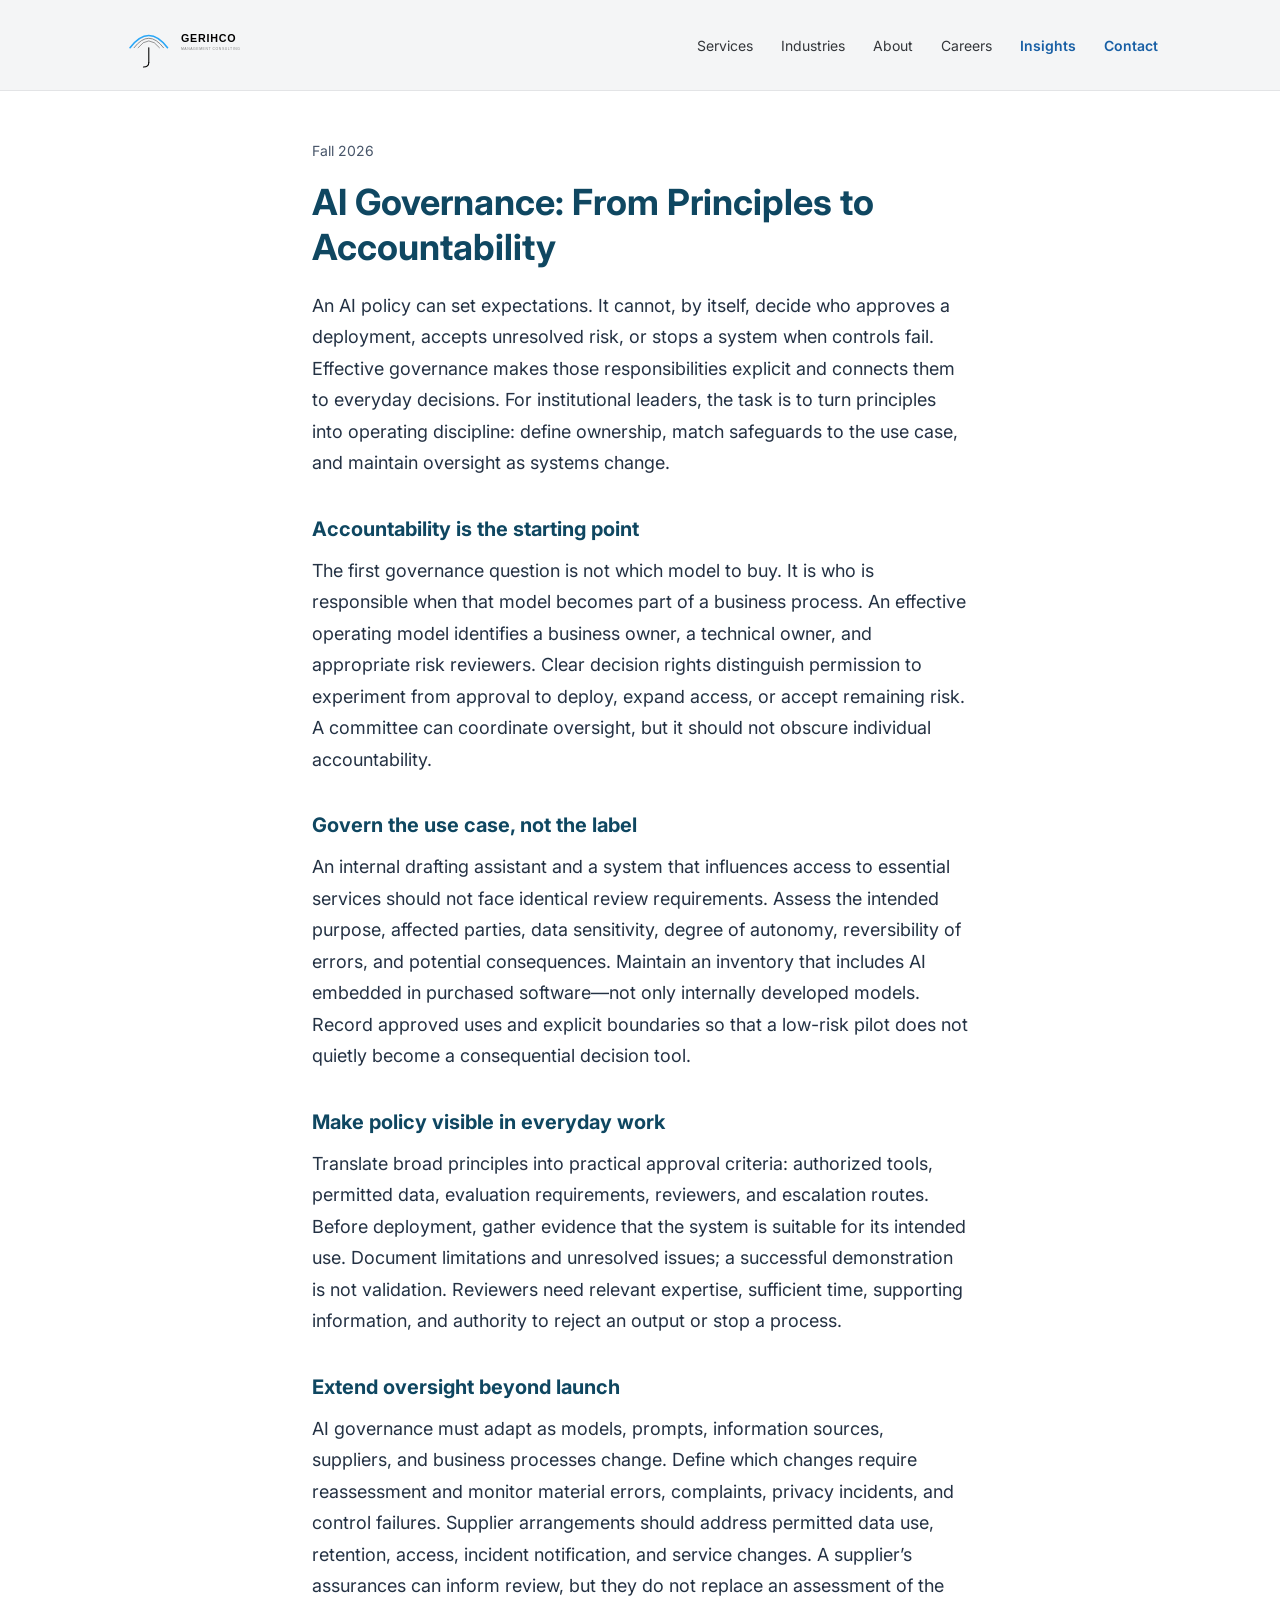
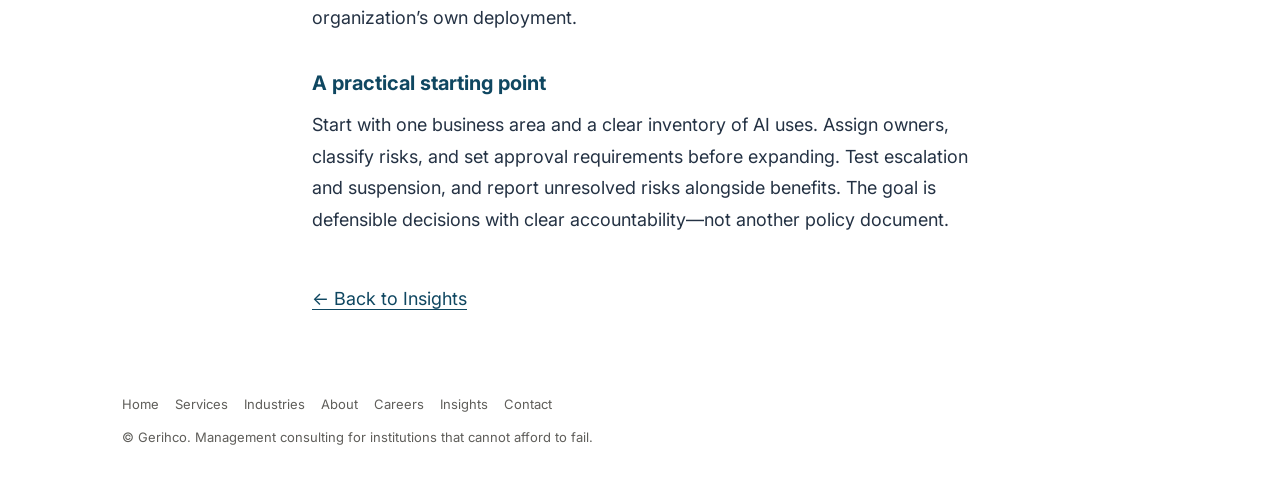
<file: ai-governance.html>
<!DOCTYPE html>
<html lang="en">
<head>
<meta charset="UTF-8">
<meta name="viewport" content="width=device-width, initial-scale=1.0">
<title>AI Governance: From Principles to Accountability | Gerihco Insights</title>
<meta name="description" content="An AI policy is only the beginning. Put it to work with clear decision rights, safeguards matched to each use case, and oversight that continues after launch.">
<link rel="canonical" href="https://gerihco.com/ai-governance.html">
<meta property="og:type" content="article">
<meta property="og:site_name" content="Gerihco">
<meta property="og:url" content="https://gerihco.com/ai-governance.html">
<meta property="og:title" content="AI Governance: From Principles to Accountability | Gerihco Insights">
<meta property="og:description" content="An AI policy is only the beginning. Put it to work with clear decision rights, safeguards matched to each use case, and oversight that continues after launch.">
<meta name="twitter:card" content="summary">
<meta name="twitter:title" content="AI Governance: From Principles to Accountability | Gerihco Insights">
<meta name="twitter:description" content="An AI policy is only the beginning. Put it to work with clear decision rights, safeguards matched to each use case, and oversight that continues after launch.">
<link rel="icon" type="image/svg+xml" href="data:image/svg+xml,%3Csvg%20xmlns%3D%22http%3A//www.w3.org/2000/svg%22%20viewBox%3D%2238.5%209%20203%20203%22%3E%3Cpath%20d%3D%22M70%2C120%20Q140%2C29%20210%2C120%22%20stroke%3D%22%232AA7F7%22%20stroke-width%3D%226%22%20fill%3D%22none%22%20stroke-linecap%3D%22round%22/%3E%3Cpath%20d%3D%22M85%2C120%20Q140%2C48.5%20195%2C120%22%20stroke%3D%22%23858585%22%20stroke-width%3D%223.5%22%20fill%3D%22none%22%20stroke-linecap%3D%22round%22/%3E%3Cpath%20d%3D%22M100%2C120%20Q140%2C68%20180%2C120%22%20stroke%3D%22%23000000%22%20stroke-width%3D%221.5%22%20fill%3D%22none%22%20stroke-linecap%3D%22round%22/%3E%3Cline%20x1%3D%22140%22%20y1%3D%22120%22%20x2%3D%22140%22%20y2%3D%22175%22%20stroke%3D%22%23000000%22%20stroke-width%3D%224%22%20stroke-linecap%3D%22round%22/%3E%3Cpath%20d%3D%22M140%2C175%20Q140%2C192%20120%2C192%22%20stroke%3D%22%23000000%22%20stroke-width%3D%224%22%20fill%3D%22none%22%20stroke-linecap%3D%22round%22/%3E%3C/svg%3E">
<link rel="preconnect" href="https://fonts.googleapis.com">
<link rel="preconnect" href="https://fonts.gstatic.com" crossorigin>
<link href="https://fonts.googleapis.com/css2?family=Inter:wght@400;500;600&display=swap" rel="stylesheet">
<link rel="stylesheet" href="styles.css">
<style>
.insight-article { background: #fff; color: #243244; padding: 3rem 0; }
.insight-article > .wrap { box-sizing: border-box; width: 100%; max-width: 72ch; margin-inline: auto; padding-inline: clamp(1.25rem, 4vw, 2rem); }
.insight-article article { background: transparent; border: 0; border-radius: 0; box-shadow: none; padding: 0; margin: 0; font-size: 1.125rem; line-height: 1.75; overflow-wrap: break-word; }
.insight-article h1 { color: #0f4761; font-size: clamp(1.75rem, 4vw, 2.25rem); line-height: 1.25; margin: 0 0 1.25rem; }
.insight-article h2 { color: #0f4761; font-size: 1.25rem; line-height: 1.4; margin: 2.25rem 0 0.75rem; }
.insight-article p { color: #243244; font-size: 1.125rem; line-height: 1.75; margin: 0 0 1.25rem; }
.insight-article .insight-date { color: #475569; font-size: 0.875rem; margin-bottom: 1rem; }
.article-back { display: inline-block; margin-top: 1.5rem; padding: 0.25rem 0; color: #0f4761; text-decoration: underline; text-underline-offset: 0.2em; }
.article-back:hover { color: #243244; }
.article-back:focus-visible { outline: 2px solid #0f4761; outline-offset: 4px; }
</style>
</head>
<body>
<a class="skip-link" href="#main">Skip to main content</a>
<header class="nav">
  <div class="nav-inner">
    <a class="logo-link" href="index.html" aria-label="Gerihco — home"><svg viewBox="40 9 560 203" width="150" xmlns="http://www.w3.org/2000/svg" aria-hidden="true" focusable="false"><path d="M70,120 Q140,29 210,120" stroke="#2AA7F7" stroke-width="6" fill="none" stroke-linecap="round"/><path d="M85,120 Q140,48.5 195,120" stroke="#858585" stroke-width="3.5" fill="none" stroke-linecap="round"/><path d="M100,120 Q140,68 180,120" stroke="#000000" stroke-width="1.5" fill="none" stroke-linecap="round"/><line x1="140" y1="120" x2="140" y2="175" stroke="#000000" stroke-width="4" stroke-linecap="round"/><path d="M140,175 Q140,192 120,192" stroke="#000000" stroke-width="4" fill="none" stroke-linecap="round"/><text x="260" y="100" font-family="Helvetica, Arial, sans-serif" font-size="40" font-weight="700" letter-spacing="3" fill="#000000">GERIHCO</text><text x="260" y="128" font-family="Helvetica, Arial, sans-serif" font-size="13" letter-spacing="2" fill="#858585">MANAGEMENT CONSULTING</text></svg></a>
    <input type="checkbox" id="nav-toggle" class="nav-toggle-input">
    <label for="nav-toggle" class="nav-toggle-label" aria-label="Toggle navigation menu"><span></span><span></span><span></span></label>
    <nav class="nav-links" aria-label="Primary">
      <a href="services.html">Services</a>
      <a href="industries.html">Industries</a>
      <a href="about.html">About</a>
      <a href="careers.html">Careers</a>
      <a href="insights.html" aria-current="page">Insights</a>
      <a href="contact.html" class="nav-cta">Contact</a>
    </nav>
  </div>
</header>
<main id="main">
<section class="insight-article">
  <div class="wrap">
    <article>
      <div class="insight-date">Fall 2026</div>
      <h1>AI Governance: From Principles to Accountability</h1>
<p>An AI policy can set expectations. It cannot, by itself, decide who approves a deployment, accepts unresolved risk, or stops a system when controls fail. Effective governance makes those responsibilities explicit and connects them to everyday decisions. For institutional leaders, the task is to turn principles into operating discipline: define ownership, match safeguards to the use case, and maintain oversight as systems change.</p>
        <h2>Accountability is the starting point</h2>
        <p>The first governance question is not which model to buy. It is who is responsible when that model becomes part of a business process. An effective operating model identifies a business owner, a technical owner, and appropriate risk reviewers. Clear decision rights distinguish permission to experiment from approval to deploy, expand access, or accept remaining risk. A committee can coordinate oversight, but it should not obscure individual accountability.</p>
        <h2>Govern the use case, not the label</h2>
        <p>An internal drafting assistant and a system that influences access to essential services should not face identical review requirements. Assess the intended purpose, affected parties, data sensitivity, degree of autonomy, reversibility of errors, and potential consequences. Maintain an inventory that includes AI embedded in purchased software—not only internally developed models. Record approved uses and explicit boundaries so that a low-risk pilot does not quietly become a consequential decision tool.</p>
        <h2>Make policy visible in everyday work</h2>
        <p>Translate broad principles into practical approval criteria: authorized tools, permitted data, evaluation requirements, reviewers, and escalation routes. Before deployment, gather evidence that the system is suitable for its intended use. Document limitations and unresolved issues; a successful demonstration is not validation. Reviewers need relevant expertise, sufficient time, supporting information, and authority to reject an output or stop a process.</p>
        <h2>Extend oversight beyond launch</h2>
        <p>AI governance must adapt as models, prompts, information sources, suppliers, and business processes change. Define which changes require reassessment and monitor material errors, complaints, privacy incidents, and control failures. Supplier arrangements should address permitted data use, retention, access, incident notification, and service changes. A supplier’s assurances can inform review, but they do not replace an assessment of the organization’s own deployment.</p>
        <h2>A practical starting point</h2>
        <p>Start with one business area and a clear inventory of AI uses. Assign owners, classify risks, and set approval requirements before expanding. Test escalation and suspension, and report unresolved risks alongside benefits. The goal is defensible decisions with clear accountability—not another policy document.</p>
      <a class="article-back" href="insights.html">← Back to Insights</a>
    </article>
  </div>
</section>
</main>
<footer>
  <div class="wrap">
    <nav aria-label="Footer" class="footer-links">
      <a href="index.html">Home</a>
      <a href="services.html">Services</a>
      <a href="industries.html">Industries</a>
      <a href="about.html">About</a>
      <a href="careers.html">Careers</a>
      <a href="insights.html">Insights</a>
      <a href="contact.html">Contact</a>
    </nav>
    <p>© Gerihco. Management consulting for institutions that cannot afford to fail.</p>
  </div>
</footer>
</body>
</html>
</file>
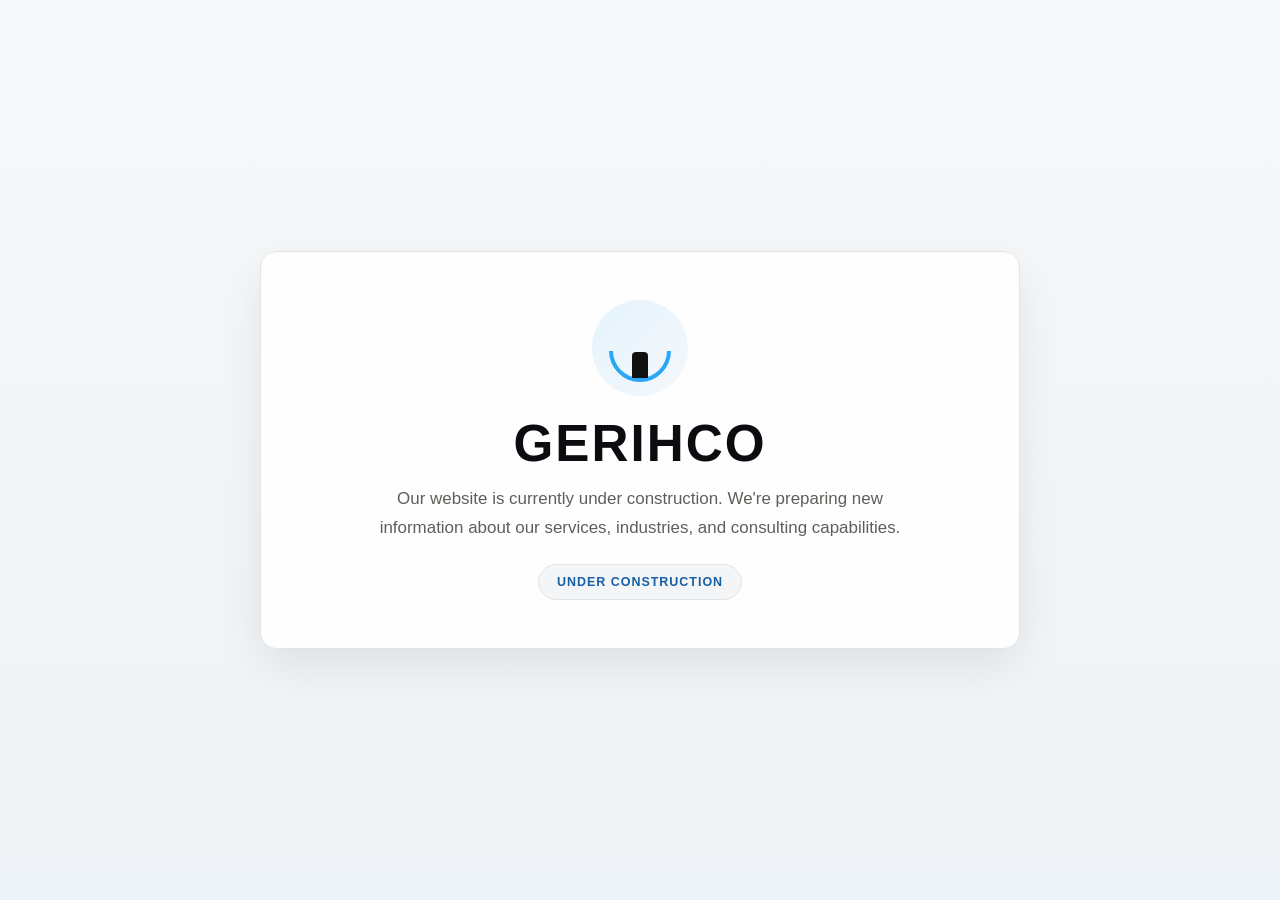
<file: coming-soon.html>
<!DOCTYPE html>
<html lang="en">
<head>
  <meta charset="UTF-8" />
  <meta name="viewport" content="width=device-width, initial-scale=1.0" />
  <title>Gerihco | Under Construction</title>
  <meta name="description" content="Gerihco website is currently under construction." />
  <style>
    :root {
      --ink: #0a0c0f;
      --paper: #ffffff;
      --paper-muted: #f4f5f6;
      --blue: #2aa7f7;
      --blue-deep: #185fa5;
      --gray-text: #5f5e5a;
      --border: #e3e4e6;
    }

    * { box-sizing: border-box; }
    html, body { margin: 0; padding: 0; }
    body {
      font-family: Arial, Helvetica, sans-serif;
      background: linear-gradient(180deg, #f7f8f9 0%, #eef3f7 100%);
      color: var(--ink);
      min-height: 100vh;
      display: flex;
      align-items: center;
      justify-content: center;
    }
    .card {
      width: min(760px, calc(100% - 32px));
      background: rgba(255,255,255,0.92);
      border: 1px solid var(--border);
      border-radius: 16px;
      box-shadow: 0 18px 45px rgba(10, 12, 15, 0.08);
      padding: 48px 32px;
      text-align: center;
    }
    .brand-mark {
      width: 96px;
      height: 96px;
      margin: 0 auto 18px;
      display: block;
      border-radius: 50%;
      background: linear-gradient(135deg, rgba(42,167,247,0.12), rgba(24,95,165,0.04));
      position: relative;
    }
    .brand-mark::before,
    .brand-mark::after {
      content: "";
      position: absolute;
      left: 50%;
      transform: translateX(-50%);
      border-radius: 999px;
    }
    .brand-mark::before {
      width: 54px;
      height: 54px;
      top: 20px;
      border: 4px solid var(--blue);
      border-top-color: transparent;
      border-right-color: transparent;
      border-radius: 50%;
      transform: translateX(-50%) rotate(-45deg);
    }
    .brand-mark::after {
      width: 16px;
      height: 18px;
      bottom: 18px;
      background: #111;
      border-radius: 4px 4px 0 0;
      box-shadow: 0 -8px 0 0 #111;
    }
    h1 {
      font-size: clamp(2rem, 4vw, 3.2rem);
      margin: 0 0 12px;
      letter-spacing: 0.04em;
      text-transform: uppercase;
    }
    p {
      font-size: 1.06rem;
      color: var(--gray-text);
      line-height: 1.7;
      margin: 0 auto;
      max-width: 560px;
    }
    .status {
      display: inline-block;
      margin-top: 22px;
      padding: 10px 18px;
      border-radius: 999px;
      background: var(--paper-muted);
      border: 1px solid var(--border);
      color: var(--blue-deep);
      font-weight: 700;
      letter-spacing: 0.08em;
      text-transform: uppercase;
      font-size: 0.78rem;
    }
  </style>
</head>
<body>
  <main class="card">
    <div class="brand-mark" aria-hidden="true"></div>
    <h1>Gerihco</h1>
    <p>
      Our website is currently under construction. We're preparing new information
      about our services, industries, and consulting capabilities.
    </p>
    <div class="status">Under Construction</div>
  </main>
</body>
</html>
</file>
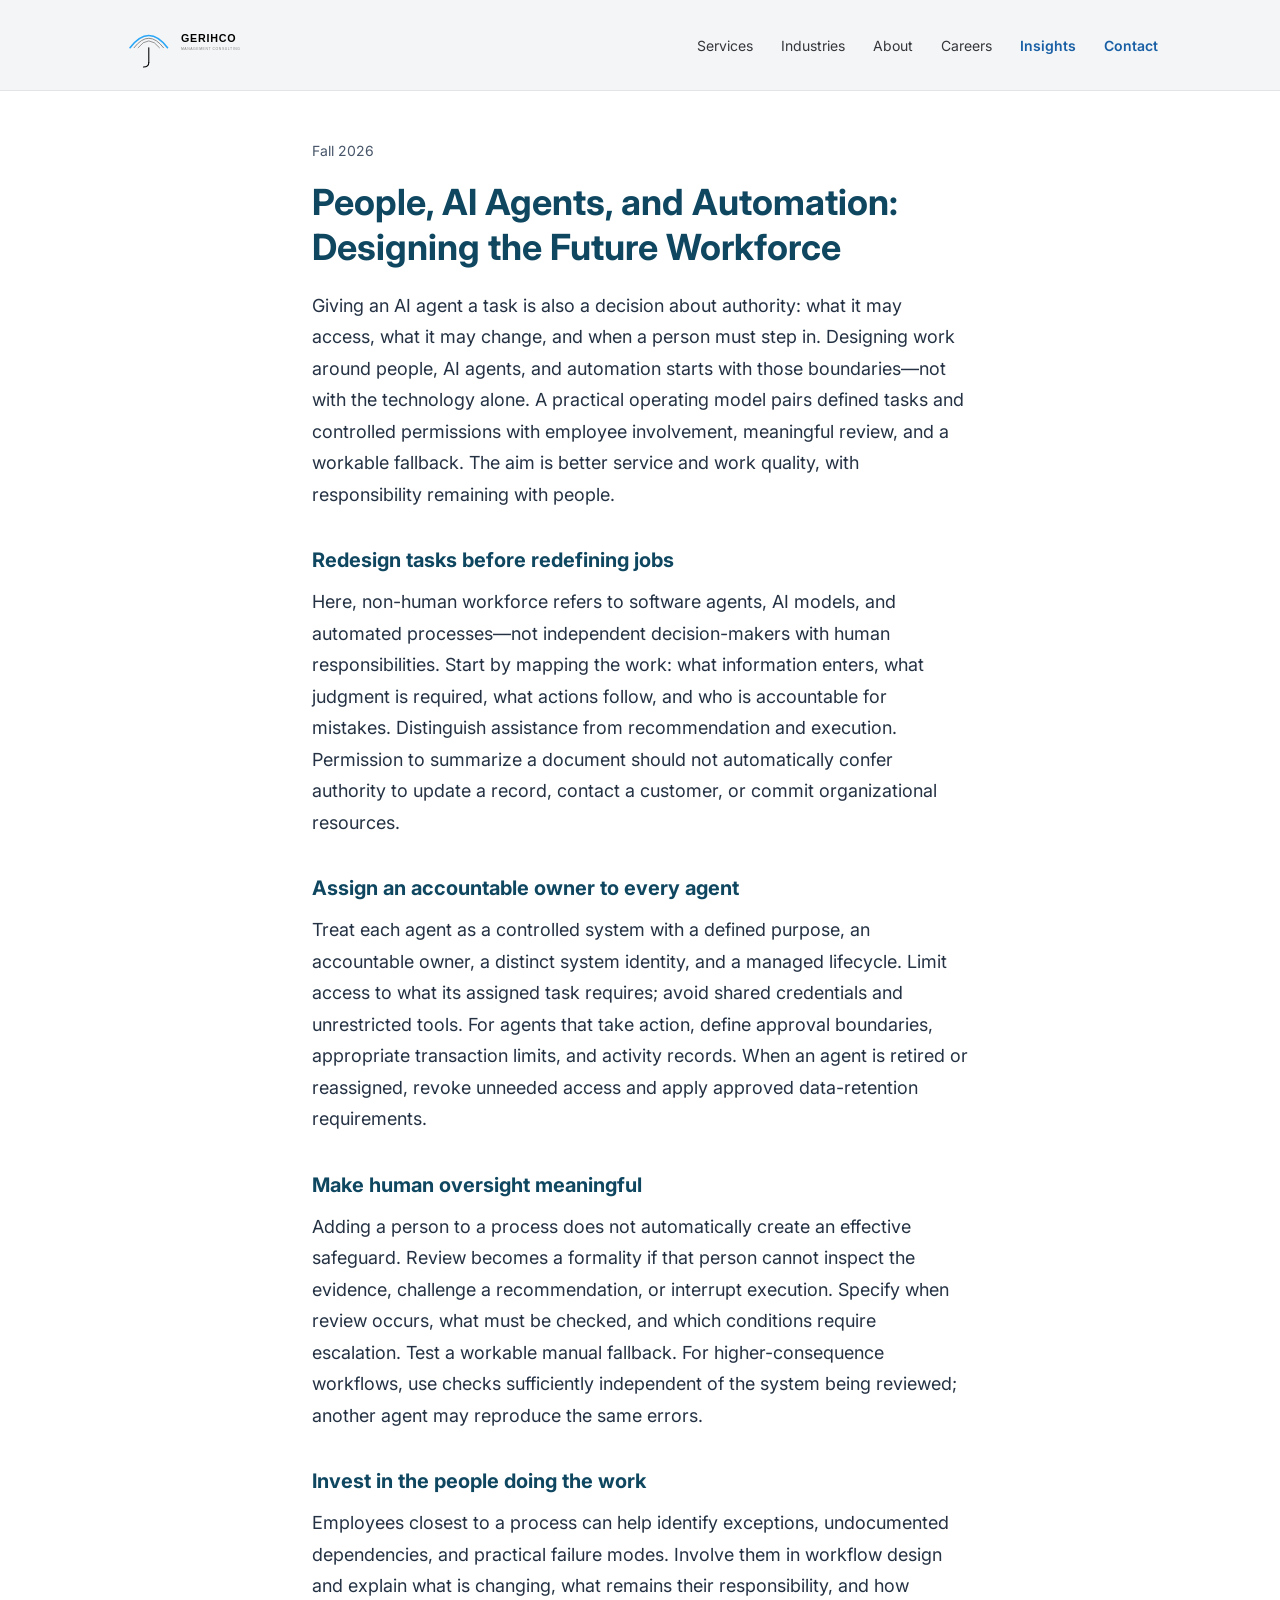
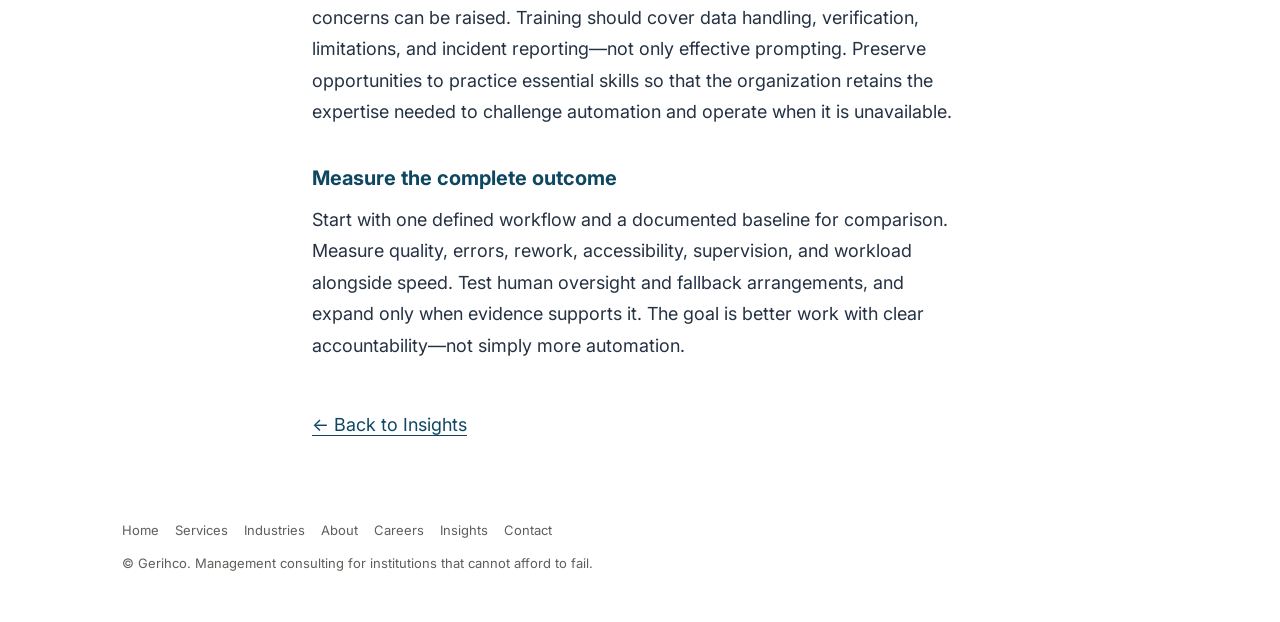
<file: human-non-human-workforce.html>
<!DOCTYPE html>
<html lang="en">
<head>
<meta charset="UTF-8">
<meta name="viewport" content="width=device-width, initial-scale=1.0">
<title>People, AI Agents, and Automation: Designing the Future Workforce | Gerihco Insights</title>
<meta name="description" content="Start with the workflow, not the tool. Define what AI may do, where people must intervene, and how to measure better work—not just faster output.">
<link rel="canonical" href="https://gerihco.com/human-non-human-workforce.html">
<meta property="og:type" content="article">
<meta property="og:site_name" content="Gerihco">
<meta property="og:url" content="https://gerihco.com/human-non-human-workforce.html">
<meta property="og:title" content="People, AI Agents, and Automation: Designing the Future Workforce | Gerihco Insights">
<meta property="og:description" content="Start with the workflow, not the tool. Define what AI may do, where people must intervene, and how to measure better work—not just faster output.">
<meta name="twitter:card" content="summary">
<meta name="twitter:title" content="People, AI Agents, and Automation: Designing the Future Workforce | Gerihco Insights">
<meta name="twitter:description" content="Start with the workflow, not the tool. Define what AI may do, where people must intervene, and how to measure better work—not just faster output.">
<link rel="icon" type="image/svg+xml" href="data:image/svg+xml,%3Csvg%20xmlns%3D%22http%3A//www.w3.org/2000/svg%22%20viewBox%3D%2238.5%209%20203%20203%22%3E%3Cpath%20d%3D%22M70%2C120%20Q140%2C29%20210%2C120%22%20stroke%3D%22%232AA7F7%22%20stroke-width%3D%226%22%20fill%3D%22none%22%20stroke-linecap%3D%22round%22/%3E%3Cpath%20d%3D%22M85%2C120%20Q140%2C48.5%20195%2C120%22%20stroke%3D%22%23858585%22%20stroke-width%3D%223.5%22%20fill%3D%22none%22%20stroke-linecap%3D%22round%22/%3E%3Cpath%20d%3D%22M100%2C120%20Q140%2C68%20180%2C120%22%20stroke%3D%22%23000000%22%20stroke-width%3D%221.5%22%20fill%3D%22none%22%20stroke-linecap%3D%22round%22/%3E%3Cline%20x1%3D%22140%22%20y1%3D%22120%22%20x2%3D%22140%22%20y2%3D%22175%22%20stroke%3D%22%23000000%22%20stroke-width%3D%224%22%20stroke-linecap%3D%22round%22/%3E%3Cpath%20d%3D%22M140%2C175%20Q140%2C192%20120%2C192%22%20stroke%3D%22%23000000%22%20stroke-width%3D%224%22%20fill%3D%22none%22%20stroke-linecap%3D%22round%22/%3E%3C/svg%3E">
<link rel="preconnect" href="https://fonts.googleapis.com">
<link rel="preconnect" href="https://fonts.gstatic.com" crossorigin>
<link href="https://fonts.googleapis.com/css2?family=Inter:wght@400;500;600&display=swap" rel="stylesheet">
<link rel="stylesheet" href="styles.css">
<style>
.insight-article { background: #fff; color: #243244; padding: 3rem 0; }
.insight-article > .wrap { box-sizing: border-box; width: 100%; max-width: 72ch; margin-inline: auto; padding-inline: clamp(1.25rem, 4vw, 2rem); }
.insight-article article { background: transparent; border: 0; border-radius: 0; box-shadow: none; padding: 0; margin: 0; font-size: 1.125rem; line-height: 1.75; overflow-wrap: break-word; }
.insight-article h1 { color: #0f4761; font-size: clamp(1.75rem, 4vw, 2.25rem); line-height: 1.25; margin: 0 0 1.25rem; }
.insight-article h2 { color: #0f4761; font-size: 1.25rem; line-height: 1.4; margin: 2.25rem 0 0.75rem; }
.insight-article p { color: #243244; font-size: 1.125rem; line-height: 1.75; margin: 0 0 1.25rem; }
.insight-article .insight-date { color: #475569; font-size: 0.875rem; margin-bottom: 1rem; }
.article-back { display: inline-block; margin-top: 1.5rem; padding: 0.25rem 0; color: #0f4761; text-decoration: underline; text-underline-offset: 0.2em; }
.article-back:hover { color: #243244; }
.article-back:focus-visible { outline: 2px solid #0f4761; outline-offset: 4px; }
</style>
</head>
<body>
<a class="skip-link" href="#main">Skip to main content</a>
<header class="nav">
  <div class="nav-inner">
    <a class="logo-link" href="index.html" aria-label="Gerihco — home"><svg viewBox="40 9 560 203" width="150" xmlns="http://www.w3.org/2000/svg" aria-hidden="true" focusable="false"><path d="M70,120 Q140,29 210,120" stroke="#2AA7F7" stroke-width="6" fill="none" stroke-linecap="round"/><path d="M85,120 Q140,48.5 195,120" stroke="#858585" stroke-width="3.5" fill="none" stroke-linecap="round"/><path d="M100,120 Q140,68 180,120" stroke="#000000" stroke-width="1.5" fill="none" stroke-linecap="round"/><line x1="140" y1="120" x2="140" y2="175" stroke="#000000" stroke-width="4" stroke-linecap="round"/><path d="M140,175 Q140,192 120,192" stroke="#000000" stroke-width="4" fill="none" stroke-linecap="round"/><text x="260" y="100" font-family="Helvetica, Arial, sans-serif" font-size="40" font-weight="700" letter-spacing="3" fill="#000000">GERIHCO</text><text x="260" y="128" font-family="Helvetica, Arial, sans-serif" font-size="13" letter-spacing="2" fill="#858585">MANAGEMENT CONSULTING</text></svg></a>
    <input type="checkbox" id="nav-toggle" class="nav-toggle-input">
    <label for="nav-toggle" class="nav-toggle-label" aria-label="Toggle navigation menu"><span></span><span></span><span></span></label>
    <nav class="nav-links" aria-label="Primary">
      <a href="services.html">Services</a>
      <a href="industries.html">Industries</a>
      <a href="about.html">About</a>
      <a href="careers.html">Careers</a>
      <a href="insights.html" aria-current="page">Insights</a>
      <a href="contact.html" class="nav-cta">Contact</a>
    </nav>
  </div>
</header>
<main id="main">
<section class="insight-article">
  <div class="wrap">
    <article>
      <div class="insight-date">Fall 2026</div>
      <h1>People, AI Agents, and Automation: Designing the Future Workforce</h1>
<p>Giving an AI agent a task is also a decision about authority: what it may access, what it may change, and when a person must step in. Designing work around people, AI agents, and automation starts with those boundaries—not with the technology alone. A practical operating model pairs defined tasks and controlled permissions with employee involvement, meaningful review, and a workable fallback. The aim is better service and work quality, with responsibility remaining with people.</p>
        <h2>Redesign tasks before redefining jobs</h2>
        <p>Here, non-human workforce refers to software agents, AI models, and automated processes—not independent decision-makers with human responsibilities. Start by mapping the work: what information enters, what judgment is required, what actions follow, and who is accountable for mistakes. Distinguish assistance from recommendation and execution. Permission to summarize a document should not automatically confer authority to update a record, contact a customer, or commit organizational resources.</p>
        <h2>Assign an accountable owner to every agent</h2>
        <p>Treat each agent as a controlled system with a defined purpose, an accountable owner, a distinct system identity, and a managed lifecycle. Limit access to what its assigned task requires; avoid shared credentials and unrestricted tools. For agents that take action, define approval boundaries, appropriate transaction limits, and activity records. When an agent is retired or reassigned, revoke unneeded access and apply approved data-retention requirements.</p>
        <h2>Make human oversight meaningful</h2>
        <p>Adding a person to a process does not automatically create an effective safeguard. Review becomes a formality if that person cannot inspect the evidence, challenge a recommendation, or interrupt execution. Specify when review occurs, what must be checked, and which conditions require escalation. Test a workable manual fallback. For higher-consequence workflows, use checks sufficiently independent of the system being reviewed; another agent may reproduce the same errors.</p>
        <h2>Invest in the people doing the work</h2>
        <p>Employees closest to a process can help identify exceptions, undocumented dependencies, and practical failure modes. Involve them in workflow design and explain what is changing, what remains their responsibility, and how concerns can be raised. Training should cover data handling, verification, limitations, and incident reporting—not only effective prompting. Preserve opportunities to practice essential skills so that the organization retains the expertise needed to challenge automation and operate when it is unavailable.</p>
        <h2>Measure the complete outcome</h2>
        <p>Start with one defined workflow and a documented baseline for comparison. Measure quality, errors, rework, accessibility, supervision, and workload alongside speed. Test human oversight and fallback arrangements, and expand only when evidence supports it. The goal is better work with clear accountability—not simply more automation.</p>
      <a class="article-back" href="insights.html">← Back to Insights</a>
    </article>
  </div>
</section>
</main>
<footer>
  <div class="wrap">
    <nav aria-label="Footer" class="footer-links">
      <a href="index.html">Home</a>
      <a href="services.html">Services</a>
      <a href="industries.html">Industries</a>
      <a href="about.html">About</a>
      <a href="careers.html">Careers</a>
      <a href="insights.html">Insights</a>
      <a href="contact.html">Contact</a>
    </nav>
    <p>© Gerihco. Management consulting for institutions that cannot afford to fail.</p>
  </div>
</footer>
</body>
</html>
</file>
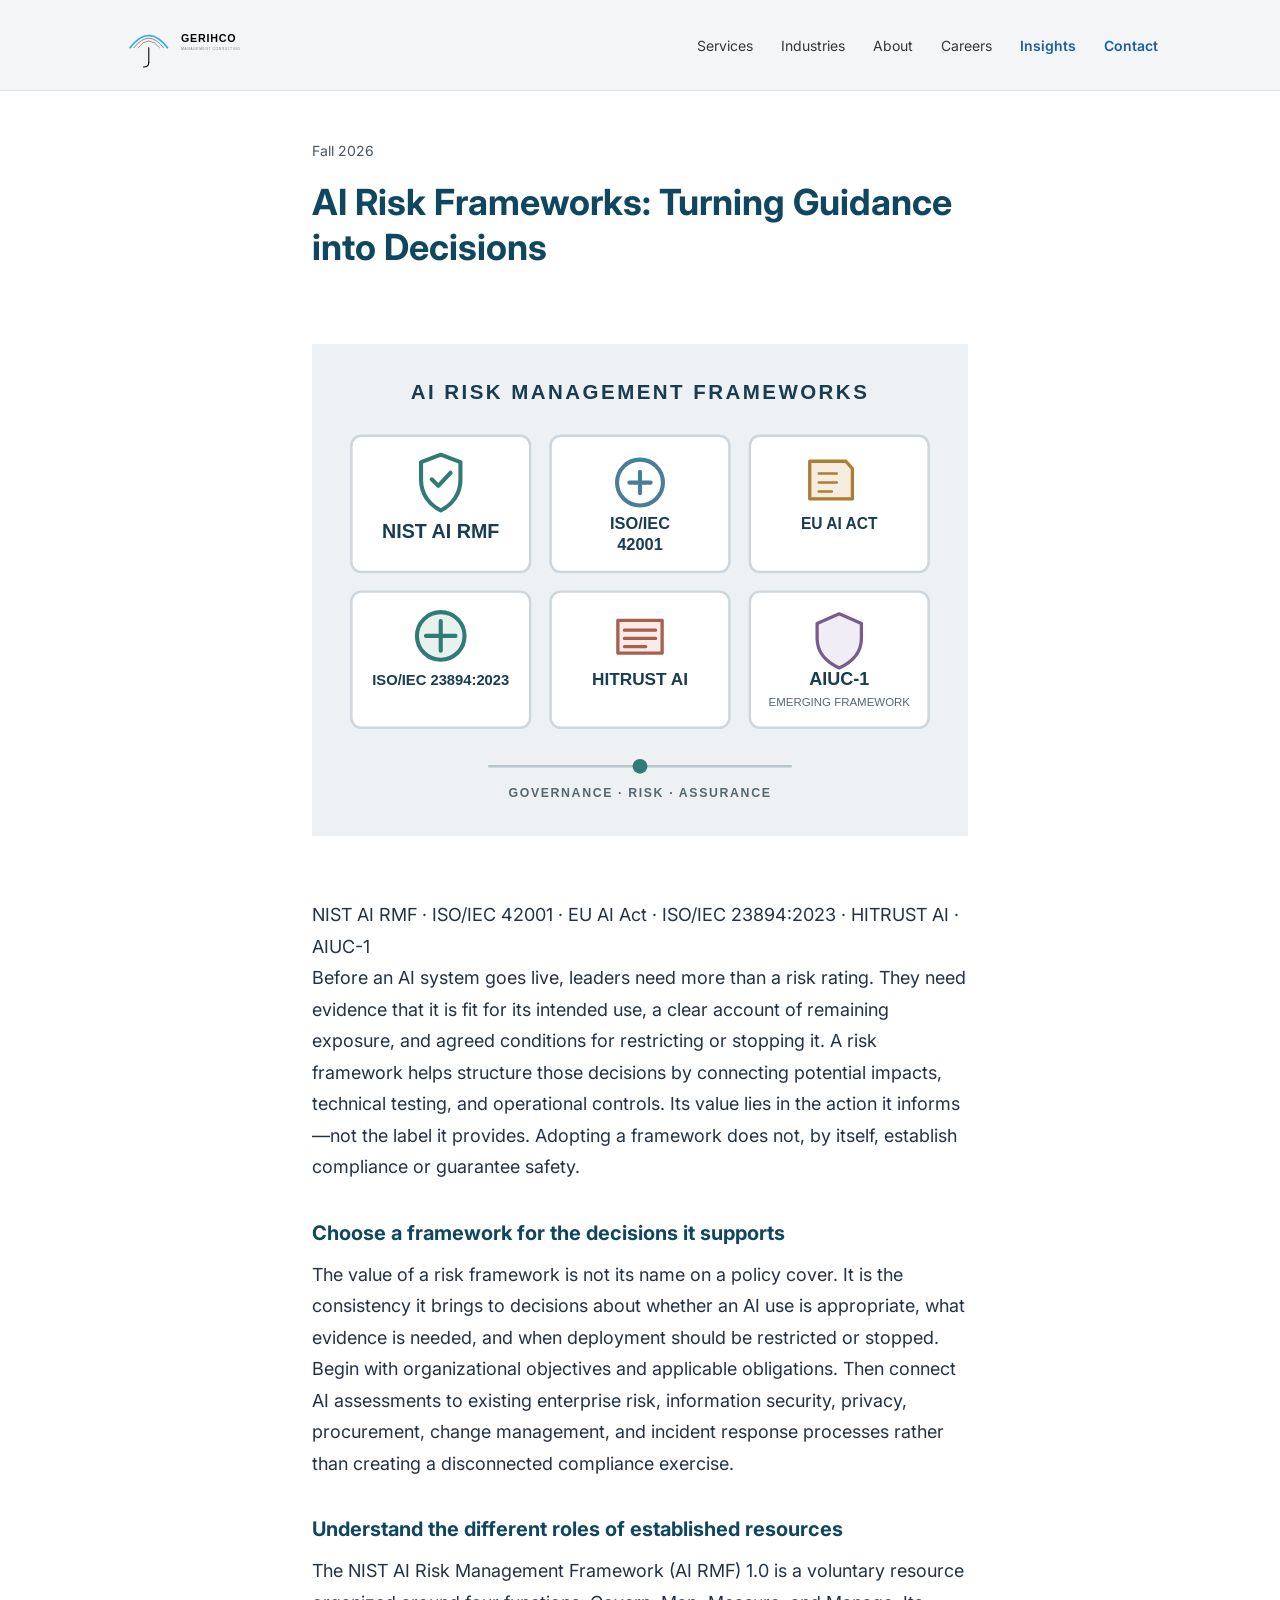
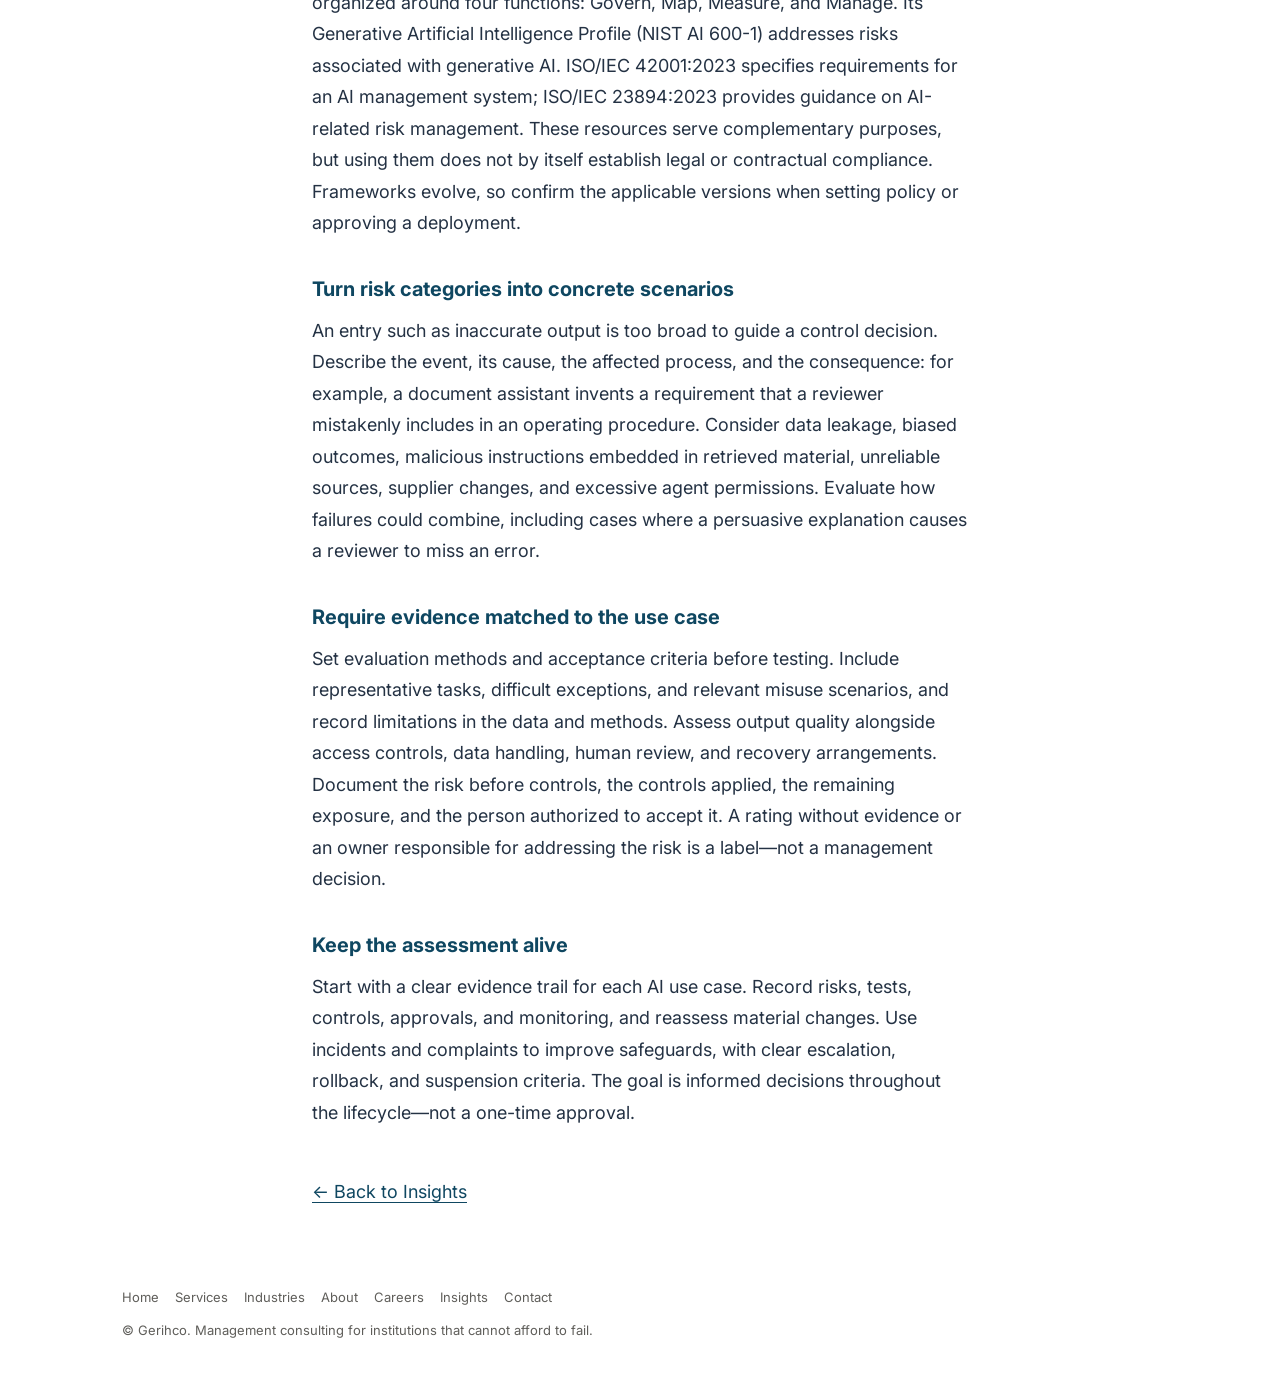
<file: risk-management-frameworks-ai.html>
<!DOCTYPE html>
<html lang="en">
<head>
<meta charset="UTF-8">
<meta name="viewport" content="width=device-width, initial-scale=1.0">
<title>AI Risk Frameworks: Turning Guidance into Decisions | Gerihco Insights</title>
<meta name="description" content="A framework matters when it changes a decision. Connect risk scenarios, testing, and controls to clear criteria for deployment, reassessment, and suspension—without mistaking adoption for proof of safety or compliance.">
<link rel="canonical" href="https://gerihco.com/risk-management-frameworks-ai.html">
<meta property="og:type" content="article">
<meta property="og:site_name" content="Gerihco">
<meta property="og:url" content="https://gerihco.com/risk-management-frameworks-ai.html">
<meta property="og:title" content="AI Risk Frameworks: Turning Guidance into Decisions | Gerihco Insights">
<meta property="og:description" content="A framework matters when it changes a decision. Connect risk scenarios, testing, and controls to clear criteria for deployment, reassessment, and suspension—without mistaking adoption for proof of safety or compliance.">
<meta name="twitter:card" content="summary">
<meta name="twitter:title" content="AI Risk Frameworks: Turning Guidance into Decisions | Gerihco Insights">
<meta name="twitter:description" content="A framework matters when it changes a decision. Connect risk scenarios, testing, and controls to clear criteria for deployment, reassessment, and suspension—without mistaking adoption for proof of safety or compliance.">
<link rel="icon" type="image/svg+xml" href="data:image/svg+xml,%3Csvg%20xmlns%3D%22http%3A//www.w3.org/2000/svg%22%20viewBox%3D%2238.5%209%20203%20203%22%3E%3Cpath%20d%3D%22M70%2C120%20Q140%2C29%20210%2C120%22%20stroke%3D%22%232AA7F7%22%20stroke-width%3D%226%22%20fill%3D%22none%22%20stroke-linecap%3D%22round%22/%3E%3Cpath%20d%3D%22M85%2C120%20Q140%2C48.5%20195%2C120%22%20stroke%3D%22%23858585%22%20stroke-width%3D%223.5%22%20fill%3D%22none%22%20stroke-linecap%3D%22round%22/%3E%3Cpath%20d%3D%22M100%2C120%20Q140%2C68%20180%2C120%22%20stroke%3D%22%23000000%22%20stroke-width%3D%221.5%22%20fill%3D%22none%22%20stroke-linecap%3D%22round%22/%3E%3Cline%20x1%3D%22140%22%20y1%3D%22120%22%20x2%3D%22140%22%20y2%3D%22175%22%20stroke%3D%22%23000000%22%20stroke-width%3D%224%22%20stroke-linecap%3D%22round%22/%3E%3Cpath%20d%3D%22M140%2C175%20Q140%2C192%20120%2C192%22%20stroke%3D%22%23000000%22%20stroke-width%3D%224%22%20fill%3D%22none%22%20stroke-linecap%3D%22round%22/%3E%3C/svg%3E">
<link rel="preconnect" href="https://fonts.googleapis.com">
<link rel="preconnect" href="https://fonts.gstatic.com" crossorigin>
<link href="https://fonts.googleapis.com/css2?family=Inter:wght@400;500;600&display=swap" rel="stylesheet">
<link rel="stylesheet" href="styles.css">
<style>
.insight-article { background: #fff; color: #243244; padding: 3rem 0; }
.insight-article > .wrap { box-sizing: border-box; width: 100%; max-width: 72ch; margin-inline: auto; padding-inline: clamp(1.25rem, 4vw, 2rem); }
.insight-article article { background: transparent; border: 0; border-radius: 0; box-shadow: none; padding: 0; margin: 0; font-size: 1.125rem; line-height: 1.75; overflow-wrap: break-word; }
.insight-article h1 { color: #0f4761; font-size: clamp(1.75rem, 4vw, 2.25rem); line-height: 1.25; margin: 0 0 1.25rem; }
.insight-article h2 { color: #0f4761; font-size: 1.25rem; line-height: 1.4; margin: 2.25rem 0 0.75rem; }
.insight-article p { color: #243244; font-size: 1.125rem; line-height: 1.75; margin: 0 0 1.25rem; }
.insight-article .insight-date { color: #475569; font-size: 0.875rem; margin-bottom: 1rem; }
.article-back { display: inline-block; margin-top: 1.5rem; padding: 0.25rem 0; color: #0f4761; text-decoration: underline; text-underline-offset: 0.2em; }
.article-back:hover { color: #243244; }
.article-back:focus-visible { outline: 2px solid #0f4761; outline-offset: 4px; }
</style>
</head>
<body>
<a class="skip-link" href="#main">Skip to main content</a>
<header class="nav">
  <div class="nav-inner">
    <a class="logo-link" href="index.html" aria-label="Gerihco — home"><svg viewBox="40 9 560 203" width="150" xmlns="http://www.w3.org/2000/svg" aria-hidden="true" focusable="false"><path d="M70,120 Q140,29 210,120" stroke="#2AA7F7" stroke-width="6" fill="none" stroke-linecap="round"/><path d="M85,120 Q140,48.5 195,120" stroke="#858585" stroke-width="3.5" fill="none" stroke-linecap="round"/><path d="M100,120 Q140,68 180,120" stroke="#000000" stroke-width="1.5" fill="none" stroke-linecap="round"/><line x1="140" y1="120" x2="140" y2="175" stroke="#000000" stroke-width="4" stroke-linecap="round"/><path d="M140,175 Q140,192 120,192" stroke="#000000" stroke-width="4" fill="none" stroke-linecap="round"/><text x="260" y="100" font-family="Helvetica, Arial, sans-serif" font-size="40" font-weight="700" letter-spacing="3" fill="#000000">GERIHCO</text><text x="260" y="128" font-family="Helvetica, Arial, sans-serif" font-size="13" letter-spacing="2" fill="#858585">MANAGEMENT CONSULTING</text></svg></a>
    <input type="checkbox" id="nav-toggle" class="nav-toggle-input">
    <label for="nav-toggle" class="nav-toggle-label" aria-label="Toggle navigation menu"><span></span><span></span><span></span></label>
    <nav class="nav-links" aria-label="Primary">
      <a href="services.html">Services</a>
      <a href="industries.html">Industries</a>
      <a href="about.html">About</a>
      <a href="careers.html">Careers</a>
      <a href="insights.html" aria-current="page">Insights</a>
      <a href="contact.html" class="nav-cta">Contact</a>
    </nav>
  </div>
</header>
<main id="main">
<section class="insight-article">
  <div class="wrap">
    <article>
      <div class="insight-date">Fall 2026</div>
      <h1>AI Risk Frameworks: Turning Guidance into Decisions</h1>
      <figure class="article-image">
        <img src="images/insight-risk-frameworks.svg" alt="AI risk frameworks: NIST AI RMF, ISO/IEC 42001, EU AI Act, ISO/IEC 23894:2023, HITRUST AI, and AIUC-1" width="800" height="600">
        <figcaption>NIST AI RMF · ISO/IEC 42001 · EU AI Act · ISO/IEC 23894:2023 · HITRUST AI · AIUC-1</figcaption>
      </figure>
<p>Before an AI system goes live, leaders need more than a risk rating. They need evidence that it is fit for its intended use, a clear account of remaining exposure, and agreed conditions for restricting or stopping it. A risk framework helps structure those decisions by connecting potential impacts, technical testing, and operational controls. Its value lies in the action it informs—not the label it provides. Adopting a framework does not, by itself, establish compliance or guarantee safety.</p>
        <h2>Choose a framework for the decisions it supports</h2>
        <p>The value of a risk framework is not its name on a policy cover. It is the consistency it brings to decisions about whether an AI use is appropriate, what evidence is needed, and when deployment should be restricted or stopped. Begin with organizational objectives and applicable obligations. Then connect AI assessments to existing enterprise risk, information security, privacy, procurement, change management, and incident response processes rather than creating a disconnected compliance exercise.</p>
        <h2>Understand the different roles of established resources</h2>
        <p>The NIST AI Risk Management Framework (AI RMF) 1.0 is a voluntary resource organized around four functions: Govern, Map, Measure, and Manage. Its Generative Artificial Intelligence Profile (NIST AI 600-1) addresses risks associated with generative AI. ISO/IEC 42001:2023 specifies requirements for an AI management system; ISO/IEC 23894:2023 provides guidance on AI-related risk management. These resources serve complementary purposes, but using them does not by itself establish legal or contractual compliance. Frameworks evolve, so confirm the applicable versions when setting policy or approving a deployment.</p>
        <h2>Turn risk categories into concrete scenarios</h2>
        <p>An entry such as inaccurate output is too broad to guide a control decision. Describe the event, its cause, the affected process, and the consequence: for example, a document assistant invents a requirement that a reviewer mistakenly includes in an operating procedure. Consider data leakage, biased outcomes, malicious instructions embedded in retrieved material, unreliable sources, supplier changes, and excessive agent permissions. Evaluate how failures could combine, including cases where a persuasive explanation causes a reviewer to miss an error.</p>
        <h2>Require evidence matched to the use case</h2>
        <p>Set evaluation methods and acceptance criteria before testing. Include representative tasks, difficult exceptions, and relevant misuse scenarios, and record limitations in the data and methods. Assess output quality alongside access controls, data handling, human review, and recovery arrangements. Document the risk before controls, the controls applied, the remaining exposure, and the person authorized to accept it. A rating without evidence or an owner responsible for addressing the risk is a label—not a management decision.</p>
        <h2>Keep the assessment alive</h2>
        <p>Start with a clear evidence trail for each AI use case. Record risks, tests, controls, approvals, and monitoring, and reassess material changes. Use incidents and complaints to improve safeguards, with clear escalation, rollback, and suspension criteria. The goal is informed decisions throughout the lifecycle—not a one-time approval.</p>
      <a class="article-back" href="insights.html">← Back to Insights</a>
    </article>
  </div>
</section>
</main>
<footer>
  <div class="wrap">
    <nav aria-label="Footer" class="footer-links">
      <a href="index.html">Home</a>
      <a href="services.html">Services</a>
      <a href="industries.html">Industries</a>
      <a href="about.html">About</a>
      <a href="careers.html">Careers</a>
      <a href="insights.html">Insights</a>
      <a href="contact.html">Contact</a>
    </nav>
    <p>© Gerihco. Management consulting for institutions that cannot afford to fail.</p>
  </div>
</footer>
</body>
</html>
</file>
<file: styles.css>
/* Reset: Google Sites' own theme CSS can leak margin/font defaults into
     the iframe content, so basics are zeroed out here rather than relying
     on the host page to behave. */
  * { margin: 0; padding: 0; box-sizing: border-box; }

  html { scroll-behavior: smooth; }

  body {
    font-family: 'Inter', Arial, sans-serif;
    color: #1c1f24;
    background: #ffffff;
    line-height: 1.5;
    width: 100%;
  }

  a { text-decoration: none; color: inherit; }
  main { display: block; }
  img, svg { max-width: 100%; }

  :root {
    --ink: #0a0c0f;
    --ink-card: #16191d;
    --paper: #ffffff;
    --paper-muted: #f4f5f6;
    --gray-text: #5f5e5a;
    --gray-text-dark: #9aa0a8;
    --blue: #2aa7f7;
    --blue-deep: #185fa5;
    --blue-pale: #85b7eb;
    --border: #e3e4e6;
  }

  .wrap { max-width: 1100px; margin: 0 auto; padding: 0 32px; }

  .skip-link {
    position: absolute;
    left: -9999px;
    top: 0;
    background: var(--blue);
    color: #042c53;
    padding: 10px 16px;
    z-index: 100;
    font-size: 14px;
    font-weight: 600;
    border-radius: 0 0 4px 0;
  }
  .skip-link:focus { left: 0; }

  a:focus-visible, button:focus-visible, input:focus-visible,
  textarea:focus-visible, label:focus-visible, [tabindex]:focus-visible {
    outline: 2px solid var(--blue-deep);
    outline-offset: 2px;
  }

  @media (prefers-reduced-motion: reduce) {
    html { scroll-behavior: auto; }
    * { transition: none !important; animation: none !important; }
  }

  header.nav {
    background: var(--paper-muted);
    border-bottom: 1px solid var(--border);
  }
  .nav-inner {
    max-width: 1100px;
    margin: 0 auto;
    padding: 18px 32px;
    display: flex;
    align-items: center;
    justify-content: space-between;
    flex-wrap: wrap;
    gap: 12px;
  }
  .logo-link { display: inline-flex; order: 0; }
  .nav-links {
    display: flex;
    align-items: center;
    gap: 28px;
    font-size: 14px;
    color: #33363a;
    order: 2;
  }
  .nav-links a:hover { color: var(--blue-deep); }
  .nav-links a[aria-current="page"] { color: var(--blue-deep); font-weight: 600; }
  .nav-links a.nav-cta { color: var(--blue-deep); font-weight: 600; }

  .nav-toggle-input { position: absolute; opacity: 0; pointer-events: none; }
  .nav-toggle-label {
    display: none;
    flex-direction: column;
    justify-content: center;
    gap: 5px;
    width: 40px;
    height: 40px;
    cursor: pointer;
    order: 1;
    border-radius: 4px;
  }
  .nav-toggle-label span {
    display: block;
    width: 22px;
    height: 2px;
    background: #1c1f24;
    border-radius: 1px;
  }
  .nav-toggle-input:focus-visible ~ .nav-toggle-label {
    outline: 2px solid var(--blue-deep);
    outline-offset: 2px;
  }

  section.hero {
    background-color: var(--ink);
    background-image:
      linear-gradient(180deg, rgba(10,12,15,0.45) 0%, rgba(10,12,15,0.92) 100%),
      url('images/hero-01-alt.jpg');
    background-size: cover;
    background-position: center 35%;
    background-repeat: no-repeat;
    color: #ffffff;
    padding: 72px 0 64px;
  }
  .hero h1 {
    font-size: 40px;
    font-weight: 500;
    line-height: 1.3;
    max-width: 640px;
    margin-bottom: 20px;
  }
  .hero p.sub {
    font-size: 17px;
    color: var(--gray-text-dark);
    margin-bottom: 28px;
  }
  .btn-row { display: flex; gap: 14px; flex-wrap: wrap; }
  .btn-primary, .btn-secondary {
    display: inline-block;
    font-size: 14px;
    font-weight: 500;
    padding: 14px 26px;
    border-radius: 3px;
    border: none;
    font-family: inherit;
    cursor: pointer;
  }
  .btn-primary { background: var(--blue); color: #042c53; }
  .btn-secondary { border: 1px solid #4a4d52; color: #ffffff; background: transparent; }
  .btn-primary:hover { background: #4bb6fa; }
  .btn-secondary:hover { background: #16191d; }

  section.page-header {
    background: var(--ink);
    color: #ffffff;
    padding: 64px 0 40px;
  }
  section.page-header h1 { font-size: 32px; font-weight: 500; margin-bottom: 12px; }
  section.page-header p { font-size: 16px; color: var(--gray-text-dark); }
  section.page-header a { color: var(--blue-pale); font-weight: 500; text-decoration: underline; text-underline-offset: 3px; }

  section.serve { background: var(--ink); padding: 0 0 64px; }
  .serve-grid {
    display: grid;
    grid-template-columns: repeat(3, 1fr);
    gap: 20px;
  }
  .serve-card {
    background: var(--ink-card);
    border-radius: 10px;
    padding: 28px 20px;
    text-align: center;
  }
  .serve-card svg { width: 28px; height: 28px; color: var(--blue-pale); }
  .serve-card p { font-size: 14px; color: #e6e8eb; margin-top: 12px; }
  a.serve-card { display: block; }
  a.serve-card:hover { background: #1f2329; }

  section.stats { background: var(--ink); padding: 0 0 56px; }
  .stats-grid {
    display: flex;
    justify-content: space-between;
    text-align: center;
    flex-wrap: wrap;
    gap: 24px;
  }
  .stats-grid div { flex: 1; min-width: 140px; }
  .stat-num { font-size: 34px; font-weight: 500; color: var(--blue-pale); }
  .stat-label { font-size: 13px; color: var(--gray-text-dark); margin-top: 4px; }

  .placeholder { color: var(--gray-text); font-style: italic; }
  .placeholder-box {
    border: 1px dashed var(--border);
    border-radius: 6px;
    padding: 18px 20px;
    color: var(--gray-text);
    font-style: italic;
    font-size: 14px;
  }

  section.services { padding: 64px 0; background: var(--paper); }
  section.services h2 { font-size: 22px; font-weight: 500; margin-bottom: 8px; }
  section.services > .wrap > p { color: var(--gray-text); margin-bottom: 24px; max-width: 560px; }
  .service-list {
    columns: 2;
    column-gap: 48px;
    list-style: none;
    font-size: 15px;
  }
  .service-list li { padding: 12px 0; border-bottom: 1px solid var(--border); break-inside: avoid; }
  .service-list a:hover { color: var(--blue-deep); }
  .view-all { display: inline-block; margin-top: 24px; font-size: 14px; font-weight: 600; color: var(--blue-deep); }

  section.service-detail { padding: 64px 0; background: var(--paper); }
  .service-grid {
    display: grid;
    grid-template-columns: repeat(2, 1fr);
    gap: 32px 40px;
    margin-top: 32px;
  }
  .service-card { border-top: 2px solid var(--blue); padding-top: 16px; }
  .service-card svg { width: 26px; height: 26px; color: var(--blue-deep); margin-bottom: 10px; }
  .service-card h2 { font-size: 18px; font-weight: 600; margin-bottom: 8px; }
  .service-card p { font-size: 14px; }
  .service-card p + p { margin-top: 10px; }

  section.technology { padding: 56px 0 64px; background: var(--paper-muted); }
  section.technology h2 { font-size: 22px; font-weight: 500; margin-bottom: 8px; }
  section.technology > .wrap > p { color: var(--gray-text); max-width: 620px; margin-bottom: 24px; }
  .tech-grid { display: grid; grid-template-columns: repeat(2, 1fr); gap: 20px; }
  .tech-card { background: #fff; border: 1px solid var(--border); border-radius: 8px; padding: 20px; }
  .tech-card h3 { font-size: 15px; font-weight: 600; margin-bottom: 8px; color: var(--blue-deep); }
  .tech-card p { font-size: 14px; color: var(--gray-text); }

  section.careers-openings { padding: 64px 0 40px; }
  section.careers-openings h2 { font-size: 20px; font-weight: 600; margin-bottom: 12px; }
  section.careers-apply { padding: 0 0 64px; }
  .badge {
    display: inline-block;
    font-size: 11px;
    font-weight: 600;
    text-transform: uppercase;
    letter-spacing: 0.5px;
    background: var(--paper-muted);
    color: var(--gray-text);
    border: 1px solid var(--border);
    border-radius: 999px;
    padding: 3px 10px;
    margin-bottom: 10px;
  }
  .job-card { border: 1px solid var(--border); border-radius: 8px; padding: 20px; margin-top: 16px; }
  .job-card h3 { font-size: 16px; font-weight: 600; margin: 4px 0 6px; }
  .job-tags { display: flex; gap: 8px; flex-wrap: wrap; margin-bottom: 8px; }
  .job-tag {
    font-size: 12px;
    color: var(--gray-text);
    background: var(--paper-muted);
    border-radius: 4px;
    padding: 2px 8px;
  }
  .job-card .apply-link { display: inline-block; margin-top: 10px; font-size: 14px; font-weight: 600; color: var(--blue-deep); }
  .contact-form input[type="file"] { border: 1px dashed var(--border); background: var(--paper-muted); padding: 10px 12px; }

  section.industry-detail { padding: 64px 0; }
  .industry-row {
    display: grid;
    grid-template-columns: 220px 1fr;
    gap: 24px;
    padding: 32px 0;
    border-bottom: 1px solid var(--border);
    align-items: start;
  }
  .industry-row:last-of-type { border-bottom: none; }
  .industry-media {
    width: 100%;
    aspect-ratio: 4 / 3;
    border-radius: 8px;
    overflow: hidden;
    background: var(--paper-muted);
  }
  .industry-media img { width: 100%; height: 100%; object-fit: cover; display: block; }
  .industry-media.placeholder-box {
    display: flex;
    align-items: center;
    justify-content: center;
    text-align: center;
    aspect-ratio: 4 / 3;
    border-radius: 8px;
    padding: 12px;
    font-size: 13px;
  }
  .industry-row h2 {
    display: flex;
    align-items: center;
    gap: 8px;
    font-size: 20px;
    font-weight: 600;
    margin-bottom: 8px;
  }
  .industry-row .industry-icon { color: var(--blue-deep); display: inline-flex; }
  .industry-row .industry-icon svg { width: 22px; height: 22px; }
  .industry-row p { font-size: 15px; }

  section.audience { padding: 0 0 64px; background: var(--paper); }
  section.audience h2 { font-size: 20px; font-weight: 600; margin-bottom: 16px; }
  .audience-list { list-style: none; }
  .audience-list li { padding: 12px 0; border-bottom: 1px solid var(--border); font-size: 15px; }

  section.about-intro { padding: 64px 0 8px; }
  section.about-intro p { font-size: 17px; color: var(--gray-text); max-width: 640px; margin-bottom: 16px; }
  section.about-values { padding: 40px 0 64px; }
  .values-grid { display: grid; grid-template-columns: repeat(3, 1fr); gap: 24px; margin-top: 16px; }
  .value-card { background: var(--paper-muted); border: 1px solid var(--border); border-radius: 10px; padding: 24px; }
  .value-card h3 { font-size: 16px; font-weight: 600; margin-bottom: 8px; color: var(--blue-deep); }
  .value-card p { font-size: 14px; }
  section.about-leadership { padding: 0 0 64px; }
  section.about-leadership h2 { font-size: 20px; font-weight: 600; margin-bottom: 16px; }

  section.insights-list { padding: 64px 0; }
  .insights-grid { display: grid; grid-template-columns: repeat(3, 1fr); gap: 24px; margin-top: 24px; }
  .insight-card { border: 1px solid var(--border); border-radius: 8px; padding: 20px; }
  .insight-card .insight-date { font-size: 12px; color: var(--gray-text); text-transform: uppercase; letter-spacing: 1px; }
  .insight-card h2 { font-size: 17px; font-weight: 600; margin: 8px 0; }
  .insight-card p.placeholder { font-size: 14px; }

  section.contact-main { padding: 64px 0; }
  .contact-layout { display: grid; grid-template-columns: 1.3fr 1fr; gap: 48px; align-items: start; }
  .contact-form label { display: block; font-size: 13px; font-weight: 500; margin-bottom: 6px; color: #33363a; }
  .contact-form .field { margin-bottom: 18px; }
  .contact-form input, .contact-form textarea, .contact-form select {
    width: 100%;
    padding: 11px 12px;
    border: 1px solid var(--border);
    border-radius: 4px;
    font: inherit;
    color: inherit;
    background: #fff;
  }
  .contact-form textarea { resize: vertical; min-height: 120px; }
  .contact-info { background: var(--paper-muted); border-radius: 10px; padding: 28px; }
  .contact-info h2 { font-size: 16px; font-weight: 600; margin-bottom: 16px; }
  .contact-line { display: flex; gap: 10px; align-items: flex-start; margin-bottom: 16px; font-size: 14px; }
  .contact-line svg { width: 18px; height: 18px; color: var(--blue-deep); flex-shrink: 0; margin-top: 2px; }

  section.final-cta { background: var(--paper-muted); padding: 56px 0; text-align: left; }
  section.final-cta h2 { font-size: 26px; font-weight: 500; max-width: 520px; margin-bottom: 20px; }

  footer { padding: 28px 0 48px; font-size: 13px; color: var(--gray-text); }
  .footer-links { display: flex; flex-wrap: wrap; gap: 16px; margin-bottom: 14px; }
  .footer-links a:hover { color: var(--blue-deep); }

  @media (max-width: 1024px) {
    .serve-grid { grid-template-columns: repeat(2, 1fr); }
    .values-grid { grid-template-columns: repeat(2, 1fr); }
    .insights-grid { grid-template-columns: repeat(2, 1fr); }
  }

  @media (max-width: 720px) {
    .nav-toggle-label { display: flex; }
    .nav-links {
      display: none;
      order: 3;
      flex-basis: 100%;
      flex-direction: column;
      align-items: flex-start;
      gap: 2px;
      padding-top: 12px;
    }
    .nav-toggle-input:checked ~ .nav-links { display: flex; }
    .nav-links a { display: block; width: 100%; padding: 12px 4px; border-top: 1px solid var(--border); }

    .hero h1 { font-size: 30px; }
    section.page-header h1 { font-size: 26px; }

    .serve-grid { grid-template-columns: 1fr; }
    .service-list { columns: 1; }
    .service-grid { grid-template-columns: 1fr; }
    .tech-grid { grid-template-columns: 1fr; }
    .values-grid { grid-template-columns: 1fr; }
    .insights-grid { grid-template-columns: 1fr; }
    .industry-row { grid-template-columns: 1fr; }
    .contact-layout { grid-template-columns: 1fr; }
  }
</file>
